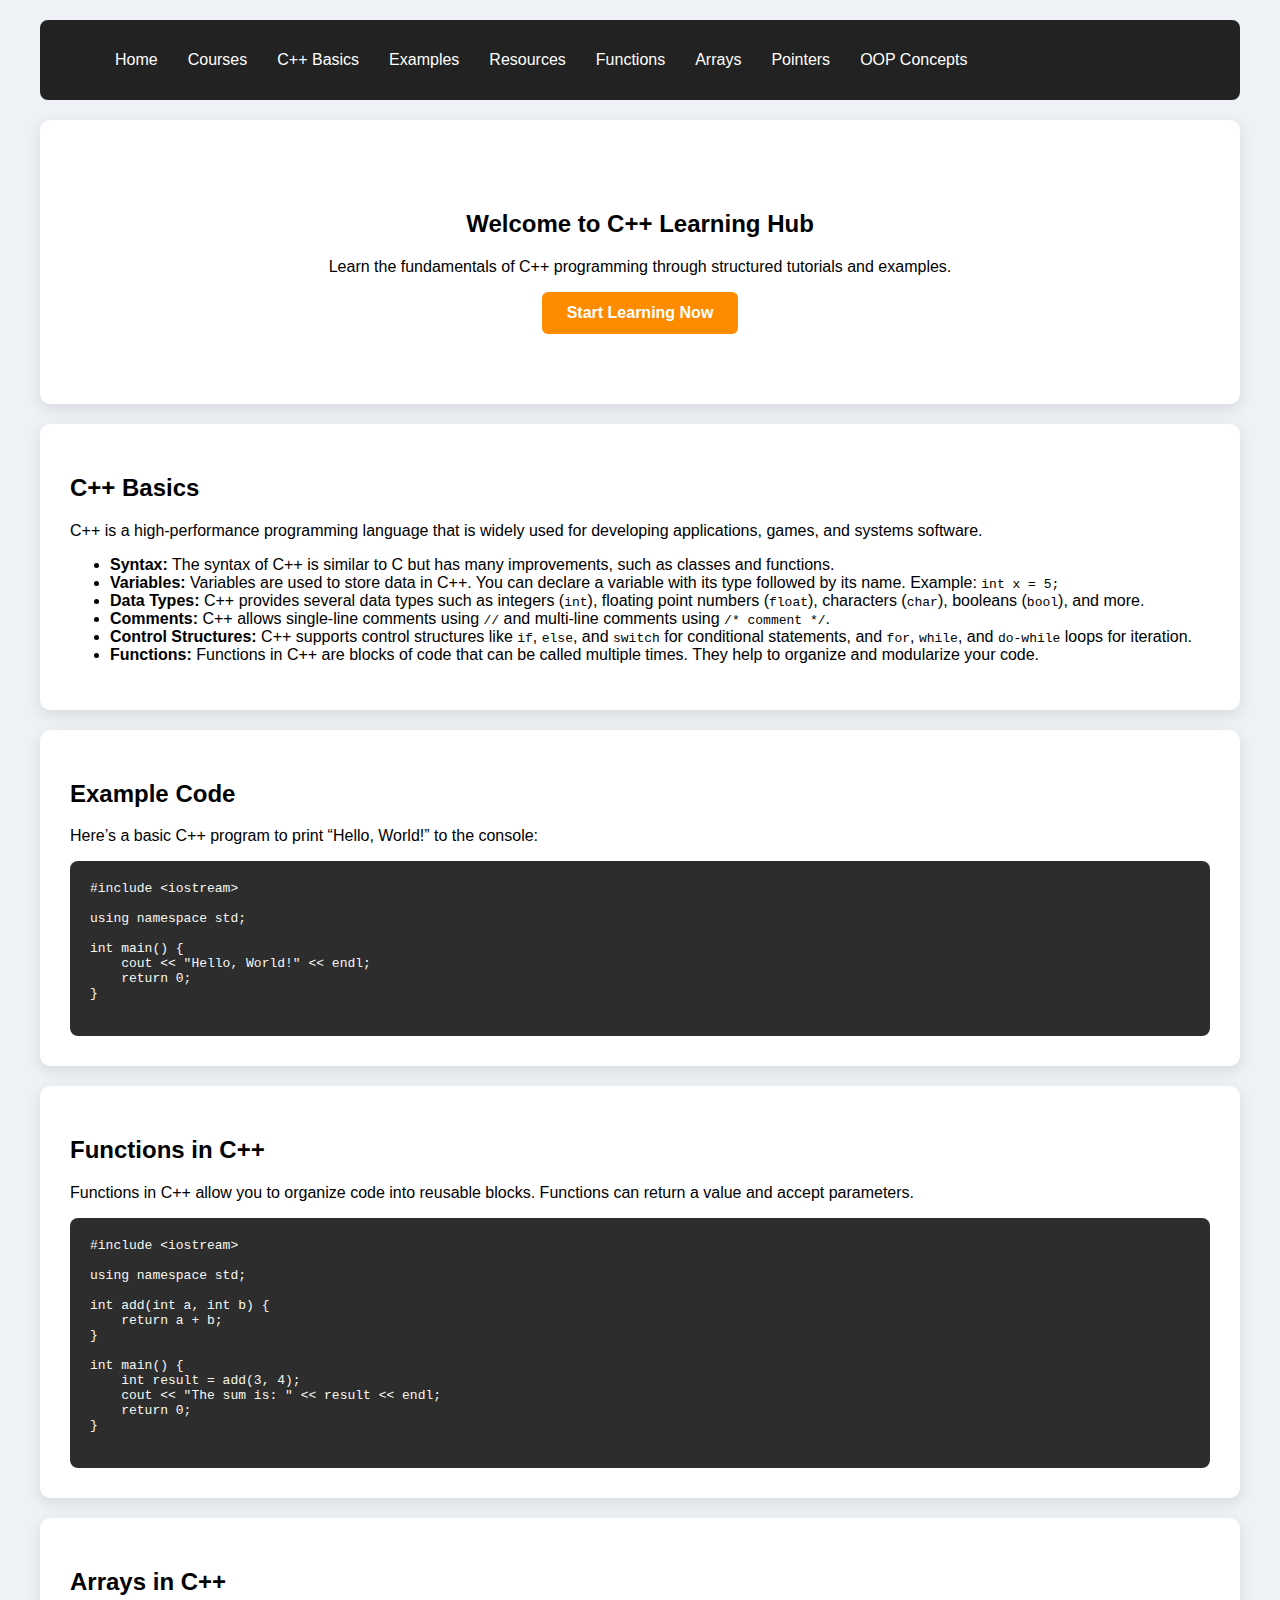
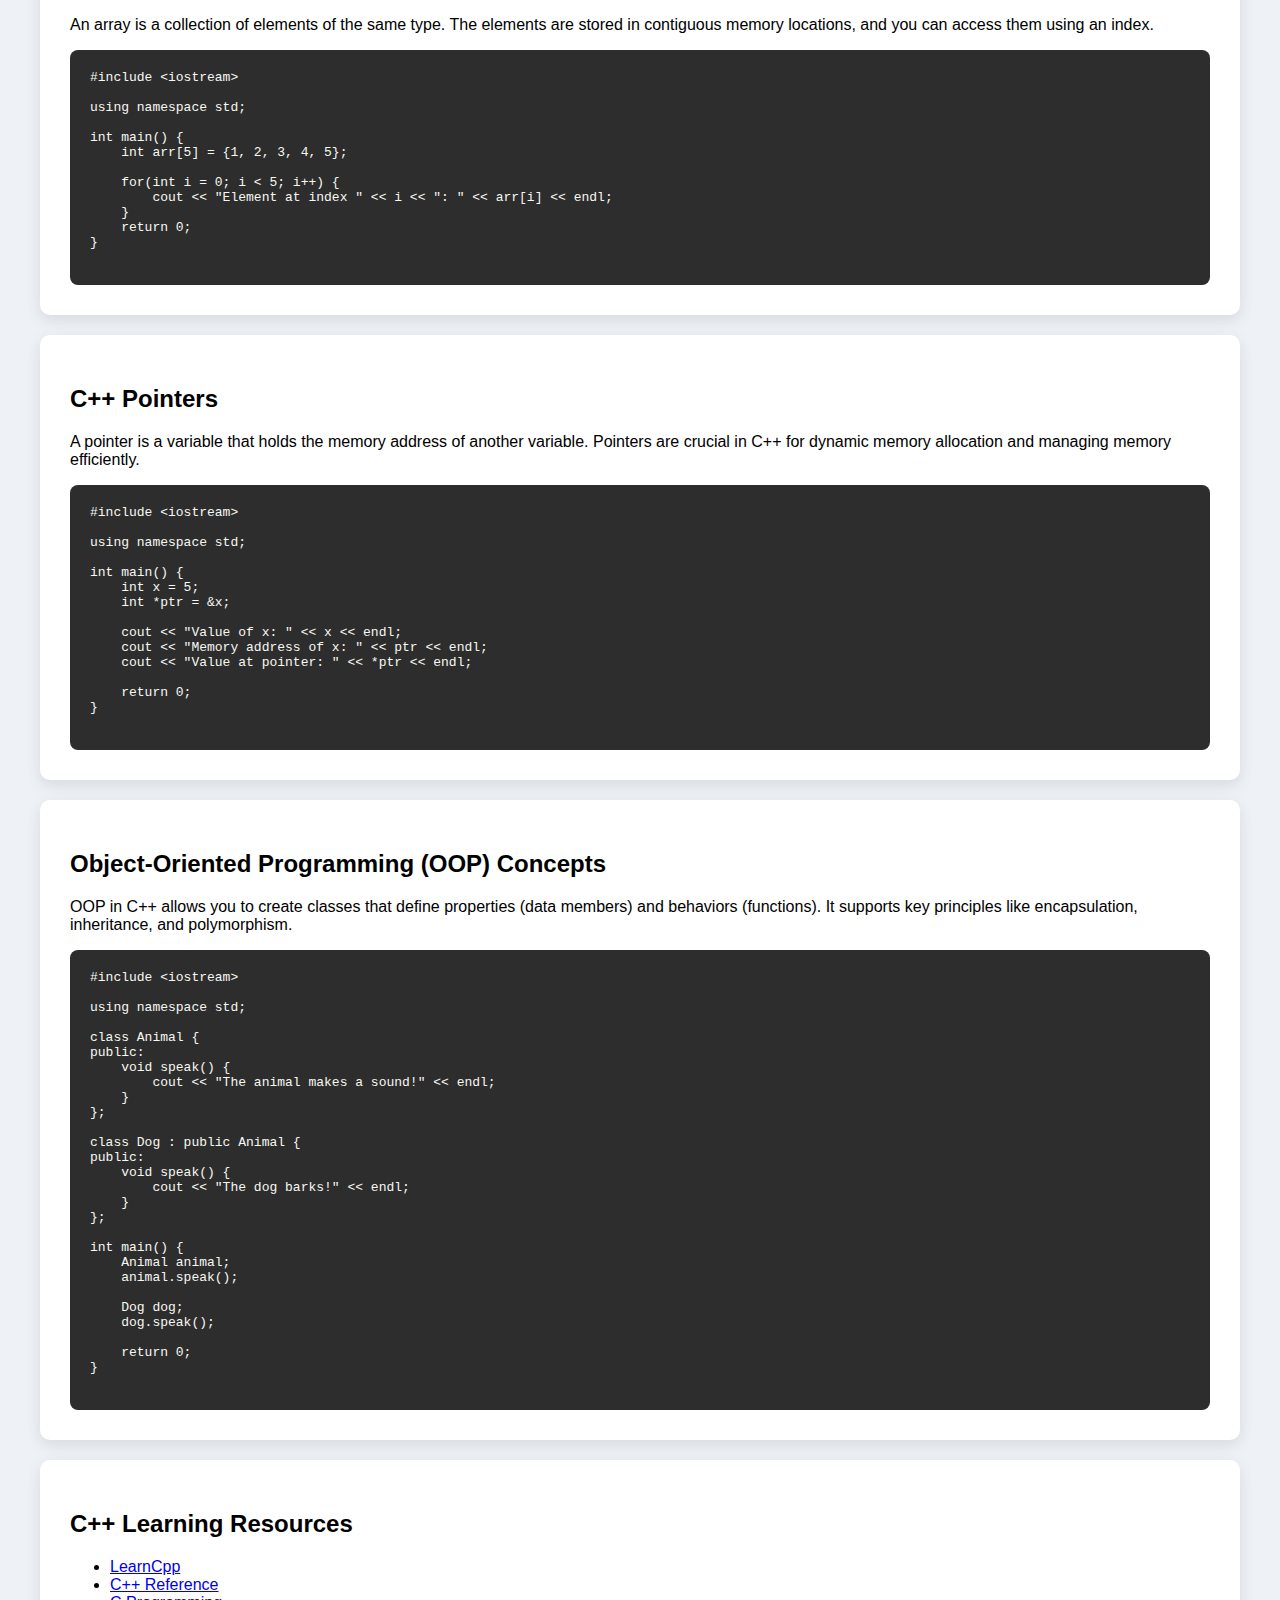
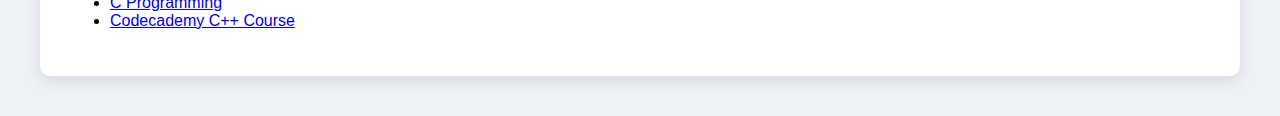
<file: cpp.html>
<!DOCTYPE html>
<html lang="en">
<head>
    <meta charset="UTF-8">
    <meta name="viewport" content="width=device-width, initial-scale=1.0">
    <title>C++ Learning Hub</title>
    <style>
        body {
            font-family: Arial, sans-serif;
            margin: 0;
            padding: 0;
            background: #eef2f7;
        }
        .website-container {
            max-width: 1200px;
            margin: auto;
            padding: 20px;
        }
        .main-navbar {
            display: flex;
            justify-content: space-between;
            align-items: center;
            background: #222;
            padding: 15px 20px;
            border-radius: 8px;
        }
        .nav-list {
            list-style: none;
            display: flex;
        }
        .nav-list li {
            margin: 0 15px;
        }
        .nav-list a {
            text-decoration: none;
            color: white;
            font-size: 16px;
            transition: 0.3s;
        }
        .nav-list a:hover {
            color: #ff8c00;
        }
        .btn {
            background: #ff8c00;
            color: white;
            padding: 12px 25px;
            border-radius: 6px;
            text-decoration: none;
            transition: 0.3s;
            font-weight: bold;
            display: inline-block;
            text-align: center;
        }
        .btn:hover {
            background: #e67e00;
        }
        #welcome {
            text-align: center;
            padding: 70px 30px;
            background: white;
            border-radius: 10px;
            margin: 20px 0;
            box-shadow: 0 5px 15px rgba(0, 0, 0, 0.1);
        }
        .content-section {
            padding: 30px;
            background: white;
            border-radius: 10px;
            margin: 20px 0;
            box-shadow: 0 5px 15px rgba(0, 0, 0, 0.1);
        }
        .example-code {
            background: #2d2d2d;
            color: #f8f8f2;
            padding: 20px;
            border-radius: 8px;
            font-family: monospace;
            overflow-x: auto;
        }
        .example-code pre {
            margin: 0;
        }
    </style>
</head>
<body>
    <div class="website-container">
        <nav class="main-navbar">
            <ul class="nav-list">
                <li><a href="index.html">Home</a></li>
                <li><a href="dashboard.php">Courses</a></li>
                <li><a href="#basics">C++ Basics</a></li>
                <li><a href="#examples">Examples</a></li>
                <li><a href="#resources">Resources</a></li>
                <li><a href="#functions">Functions</a></li>
                <li><a href="#arrays">Arrays</a></li>
                <li><a href="#pointers">Pointers</a></li>
                <li><a href="#oop">OOP Concepts</a></li>
            </ul>
        </nav>
        
        <section id="welcome">
            <h2>Welcome to C++ Learning Hub</h2>
            <p>Learn the fundamentals of C++ programming through structured tutorials and examples.</p>
            <a href="#examples" class="btn">Start Learning Now</a>
        </section>

        <section id="basics" class="content-section">
            <h2>C++ Basics</h2>
            <p>C++ is a high-performance programming language that is widely used for developing applications, games, and systems software.</p>
            <ul>
                <li><strong>Syntax:</strong> The syntax of C++ is similar to C but has many improvements, such as classes and functions.</li>
                <li><strong>Variables:</strong> Variables are used to store data in C++. You can declare a variable with its type followed by its name. Example: <code>int x = 5;</code></li>
                <li><strong>Data Types:</strong> C++ provides several data types such as integers (<code>int</code>), floating point numbers (<code>float</code>), characters (<code>char</code>), booleans (<code>bool</code>), and more.</li>
                <li><strong>Comments:</strong> C++ allows single-line comments using <code>//</code> and multi-line comments using <code>/* comment */</code>.</li>
                <li><strong>Control Structures:</strong> C++ supports control structures like <code>if</code>, <code>else</code>, and <code>switch</code> for conditional statements, and <code>for</code>, <code>while</code>, and <code>do-while</code> loops for iteration.</li>
                <li><strong>Functions:</strong> Functions in C++ are blocks of code that can be called multiple times. They help to organize and modularize your code.</li>
            </ul>
        </section>

        <section id="examples" class="content-section">
            <h2>Example Code</h2>
            <p>Here’s a basic C++ program to print “Hello, World!” to the console:</p>
            <div class="example-code">
                <pre>
#include &lt;iostream&gt;

using namespace std;

int main() {
    cout &lt;&lt; "Hello, World!" &lt;&lt; endl;
    return 0;
}
                </pre>
            </div>
        </section>

        <section id="functions" class="content-section">
            <h2>Functions in C++</h2>
            <p>Functions in C++ allow you to organize code into reusable blocks. Functions can return a value and accept parameters.</p>
            <div class="example-code">
                <pre>
#include &lt;iostream&gt;

using namespace std;

int add(int a, int b) {
    return a + b;
}

int main() {
    int result = add(3, 4);
    cout &lt;&lt; "The sum is: " &lt;&lt; result &lt;&lt; endl;
    return 0;
}
                </pre>
            </div>
        </section>

        <section id="arrays" class="content-section">
            <h2>Arrays in C++</h2>
            <p>An array is a collection of elements of the same type. The elements are stored in contiguous memory locations, and you can access them using an index.</p>
            <div class="example-code">
                <pre>
#include &lt;iostream&gt;

using namespace std;

int main() {
    int arr[5] = {1, 2, 3, 4, 5};

    for(int i = 0; i &lt; 5; i++) {
        cout &lt;&lt; "Element at index " &lt;&lt; i &lt;&lt; ": " &lt;&lt; arr[i] &lt;&lt; endl;
    }
    return 0;
}
                </pre>
            </div>
        </section>

        <section id="pointers" class="content-section">
            <h2>C++ Pointers</h2>
            <p>A pointer is a variable that holds the memory address of another variable. Pointers are crucial in C++ for dynamic memory allocation and managing memory efficiently.</p>
            <div class="example-code">
                <pre>
#include &lt;iostream&gt;

using namespace std;

int main() {
    int x = 5;
    int *ptr = &x;

    cout &lt;&lt; "Value of x: " &lt;&lt; x &lt;&lt; endl;
    cout &lt;&lt; "Memory address of x: " &lt;&lt; ptr &lt;&lt; endl;
    cout &lt;&lt; "Value at pointer: " &lt;&lt; *ptr &lt;&lt; endl;

    return 0;
}
                </pre>
            </div>
        </section>

        <section id="oop" class="content-section">
            <h2>Object-Oriented Programming (OOP) Concepts</h2>
            <p>OOP in C++ allows you to create classes that define properties (data members) and behaviors (functions). It supports key principles like encapsulation, inheritance, and polymorphism.</p>
            <div class="example-code">
                <pre>
#include &lt;iostream&gt;

using namespace std;

class Animal {
public:
    void speak() {
        cout &lt;&lt; "The animal makes a sound!" &lt;&lt; endl;
    }
};

class Dog : public Animal {
public:
    void speak() {
        cout &lt;&lt; "The dog barks!" &lt;&lt; endl;
    }
};

int main() {
    Animal animal;
    animal.speak();

    Dog dog;
    dog.speak();

    return 0;
}
                </pre>
            </div>
        </section>

        <section id="resources" class="content-section">
            <h2>C++ Learning Resources</h2>
            <ul>
                <li><a href="https://www.geeksforgeeks.org/c-plus-plus/" target="_blank">LearnCpp</a></li>
                <li><a href="https://cplusplus.com/" target="_blank">C++ Reference</a></li>
                <li><a href="https://www.cprogramming.com/" target="_blank">C Programming</a></li>
                <li><a href="https://www.codecademy.com/learn/learn-c-plus-plus" target="_blank">Codecademy C++ Course</a></li>
            </ul>
        </section>
    </div>
</body>
</html>
</file>
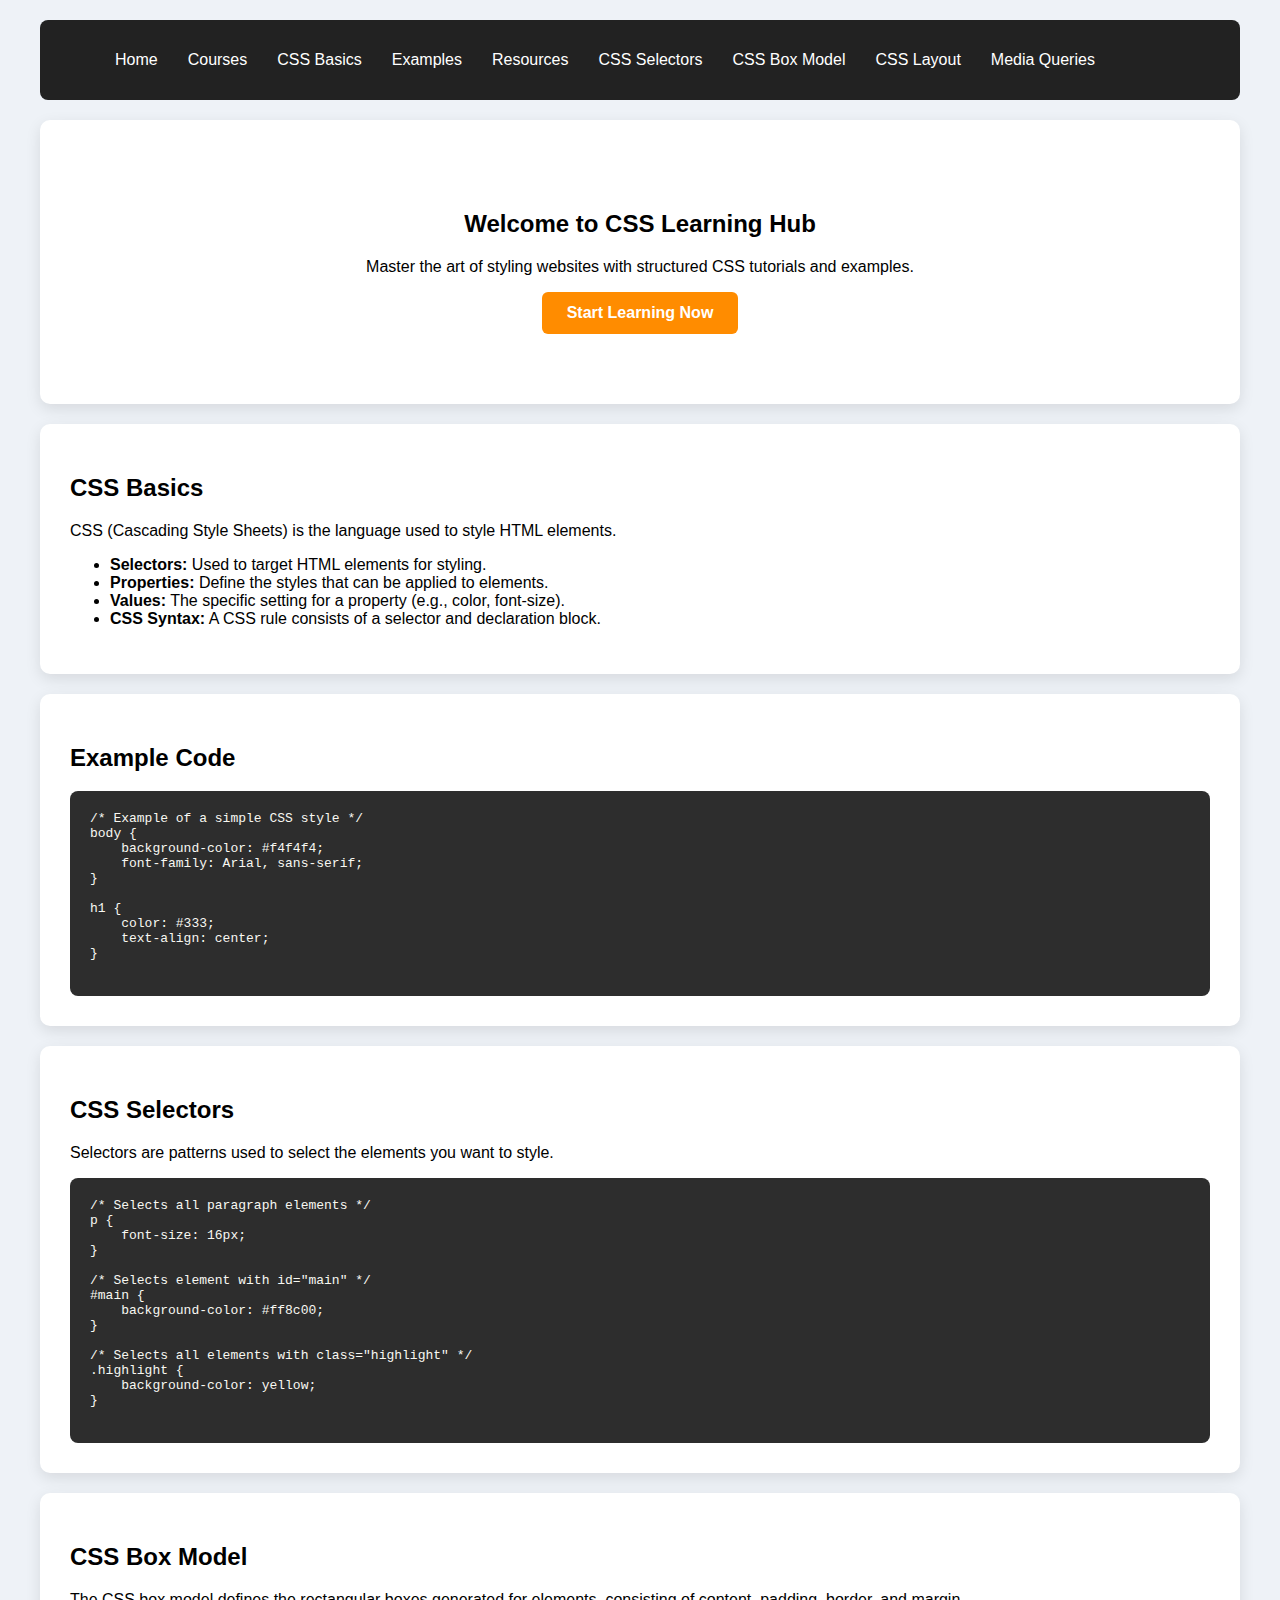
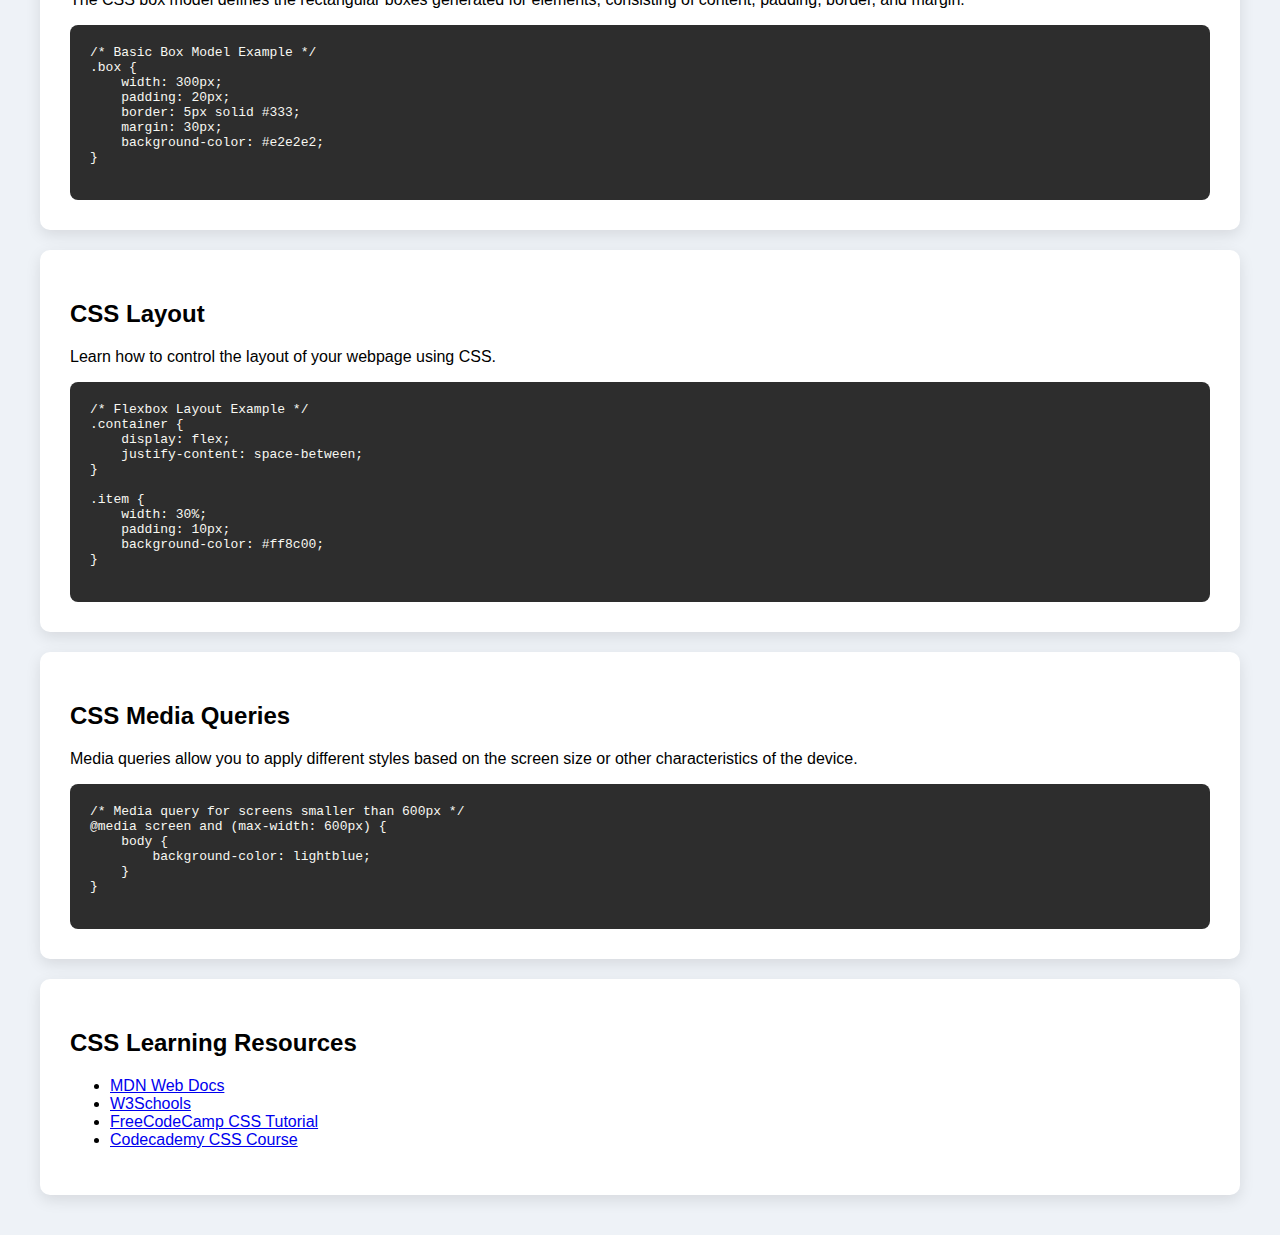
<file: css.html>
<!DOCTYPE html>
<html lang="en">

<head>
    <meta charset="UTF-8">
    <meta name="viewport" content="width=device-width, initial-scale=1.0">
    <title>CSS Learning Hub</title>
    <style>
        body {
            font-family: Arial, sans-serif;
            margin: 0;
            padding: 0;
            background: #eef2f7;
        }

        .website-container {
            max-width: 1200px;
            margin: auto;
            padding: 20px;
        }

        .main-navbar {
            display: flex;
            justify-content: space-between;
            align-items: center;
            background: #222;
            padding: 15px 20px;
            border-radius: 8px;
        }

        .nav-list {
            list-style: none;
            display: flex;
        }

        .nav-list li {
            margin: 0 15px;
        }

        .nav-list a {
            text-decoration: none;
            color: white;
            font-size: 16px;
            transition: 0.3s;
        }

        .nav-list a:hover {
            color: #ff8c00;
        }

        .btn {
            background: #ff8c00;
            color: white;
            padding: 12px 25px;
            border-radius: 6px;
            text-decoration: none;
            transition: 0.3s;
            font-weight: bold;
            display: inline-block;
            text-align: center;
        }

        .btn:hover {
            background: #e67e00;
        }

        #welcome {
            text-align: center;
            padding: 70px 30px;
            background: white;
            border-radius: 10px;
            margin: 20px 0;
            box-shadow: 0 5px 15px rgba(0, 0, 0, 0.1);
        }

        .content-section {
            padding: 30px;
            background: white;
            border-radius: 10px;
            margin: 20px 0;
            box-shadow: 0 5px 15px rgba(0, 0, 0, 0.1);
        }

        .example-code {
            background: #2d2d2d;
            color: #f8f8f2;
            padding: 20px;
            border-radius: 8px;
            font-family: monospace;
            overflow-x: auto;
        }

        .example-code pre {
            margin: 0;
        }
    </style>
</head>

<body>
    <div class="website-container">
        <nav class="main-navbar">
            <ul class="nav-list">
                <li><a href="index.html">Home</a></li>
                <li><a href="dashboard.php">Courses</a></li>
                <li><a href="#basics">CSS Basics</a></li>
                <li><a href="#examples">Examples</a></li>
                <li><a href="#resources">Resources</a></li>
                <li><a href="#selectors">CSS Selectors</a></li>
                <li><a href="#box-model">CSS Box Model</a></li>
                <li><a href="#layout">CSS Layout</a></li>
                <li><a href="#media-queries">Media Queries</a></li>
            </ul>
        </nav>

        <section id="welcome">
            <h2>Welcome to CSS Learning Hub</h2>
            <p>Master the art of styling websites with structured CSS tutorials and examples.</p>
            <a href="#examples" class="btn">Start Learning Now</a>
        </section>

        <section id="basics" class="content-section">
            <h2>CSS Basics</h2>
            <p>CSS (Cascading Style Sheets) is the language used to style HTML elements.</p>
            <ul>
                <li><strong>Selectors:</strong> Used to target HTML elements for styling.</li>
                <li><strong>Properties:</strong> Define the styles that can be applied to elements.</li>
                <li><strong>Values:</strong> The specific setting for a property (e.g., color, font-size).</li>
                <li><strong>CSS Syntax:</strong> A CSS rule consists of a selector and declaration block.</li>
            </ul>
        </section>

        <section id="examples" class="content-section">
            <h2>Example Code</h2>
            <div class="example-code">
                <pre>
/* Example of a simple CSS style */
body {
    background-color: #f4f4f4;
    font-family: Arial, sans-serif;
}

h1 {
    color: #333;
    text-align: center;
}
                </pre>
            </div>
        </section>

        <section id="selectors" class="content-section">
            <h2>CSS Selectors</h2>
            <p>Selectors are patterns used to select the elements you want to style.</p>
            <div class="example-code">
                <pre>
/* Selects all paragraph elements */
p {
    font-size: 16px;
}

/* Selects element with id="main" */
#main {
    background-color: #ff8c00;
}

/* Selects all elements with class="highlight" */
.highlight {
    background-color: yellow;
}
                </pre>
            </div>
        </section>

        <section id="box-model" class="content-section">
            <h2>CSS Box Model</h2>
            <p>The CSS box model defines the rectangular boxes generated for elements, consisting of content, padding,
                border, and margin.</p>
            <div class="example-code">
                <pre>
/* Basic Box Model Example */
.box {
    width: 300px;
    padding: 20px;
    border: 5px solid #333;
    margin: 30px;
    background-color: #e2e2e2;
}
                </pre>
            </div>
        </section>

        <section id="layout" class="content-section">
            <h2>CSS Layout</h2>
            <p>Learn how to control the layout of your webpage using CSS.</p>
            <div class="example-code">
                <pre>
/* Flexbox Layout Example */
.container {
    display: flex;
    justify-content: space-between;
}

.item {
    width: 30%;
    padding: 10px;
    background-color: #ff8c00;
}
                </pre>
            </div>
        </section>

        <section id="media-queries" class="content-section">
            <h2>CSS Media Queries</h2>
            <p>Media queries allow you to apply different styles based on the screen size or other characteristics of
                the device.</p>
            <div class="example-code">
                <pre>
/* Media query for screens smaller than 600px */
@media screen and (max-width: 600px) {
    body {
        background-color: lightblue;
    }
}
                </pre>
            </div>
        </section>

        <section id="resources" class="content-section">
            <h2>CSS Learning Resources</h2>
            <ul>
                <li><a href="https://developer.mozilla.org/en-US/docs/Web/CSS" target="_blank">MDN Web Docs</a></li>
                <li><a href="https://www.w3schools.com/css/" target="_blank">W3Schools</a></li>
                <li><a href="https://www.freecodecamp.org/news/css-css3-tutorial/" target="_blank">FreeCodeCamp CSS
                        Tutorial</a></li>
                <li><a href="https://www.codecademy.com/learn/learn-css" target="_blank">Codecademy CSS Course</a></li>
            </ul>
        </section>
    </div>
</body>

</html>
</file>
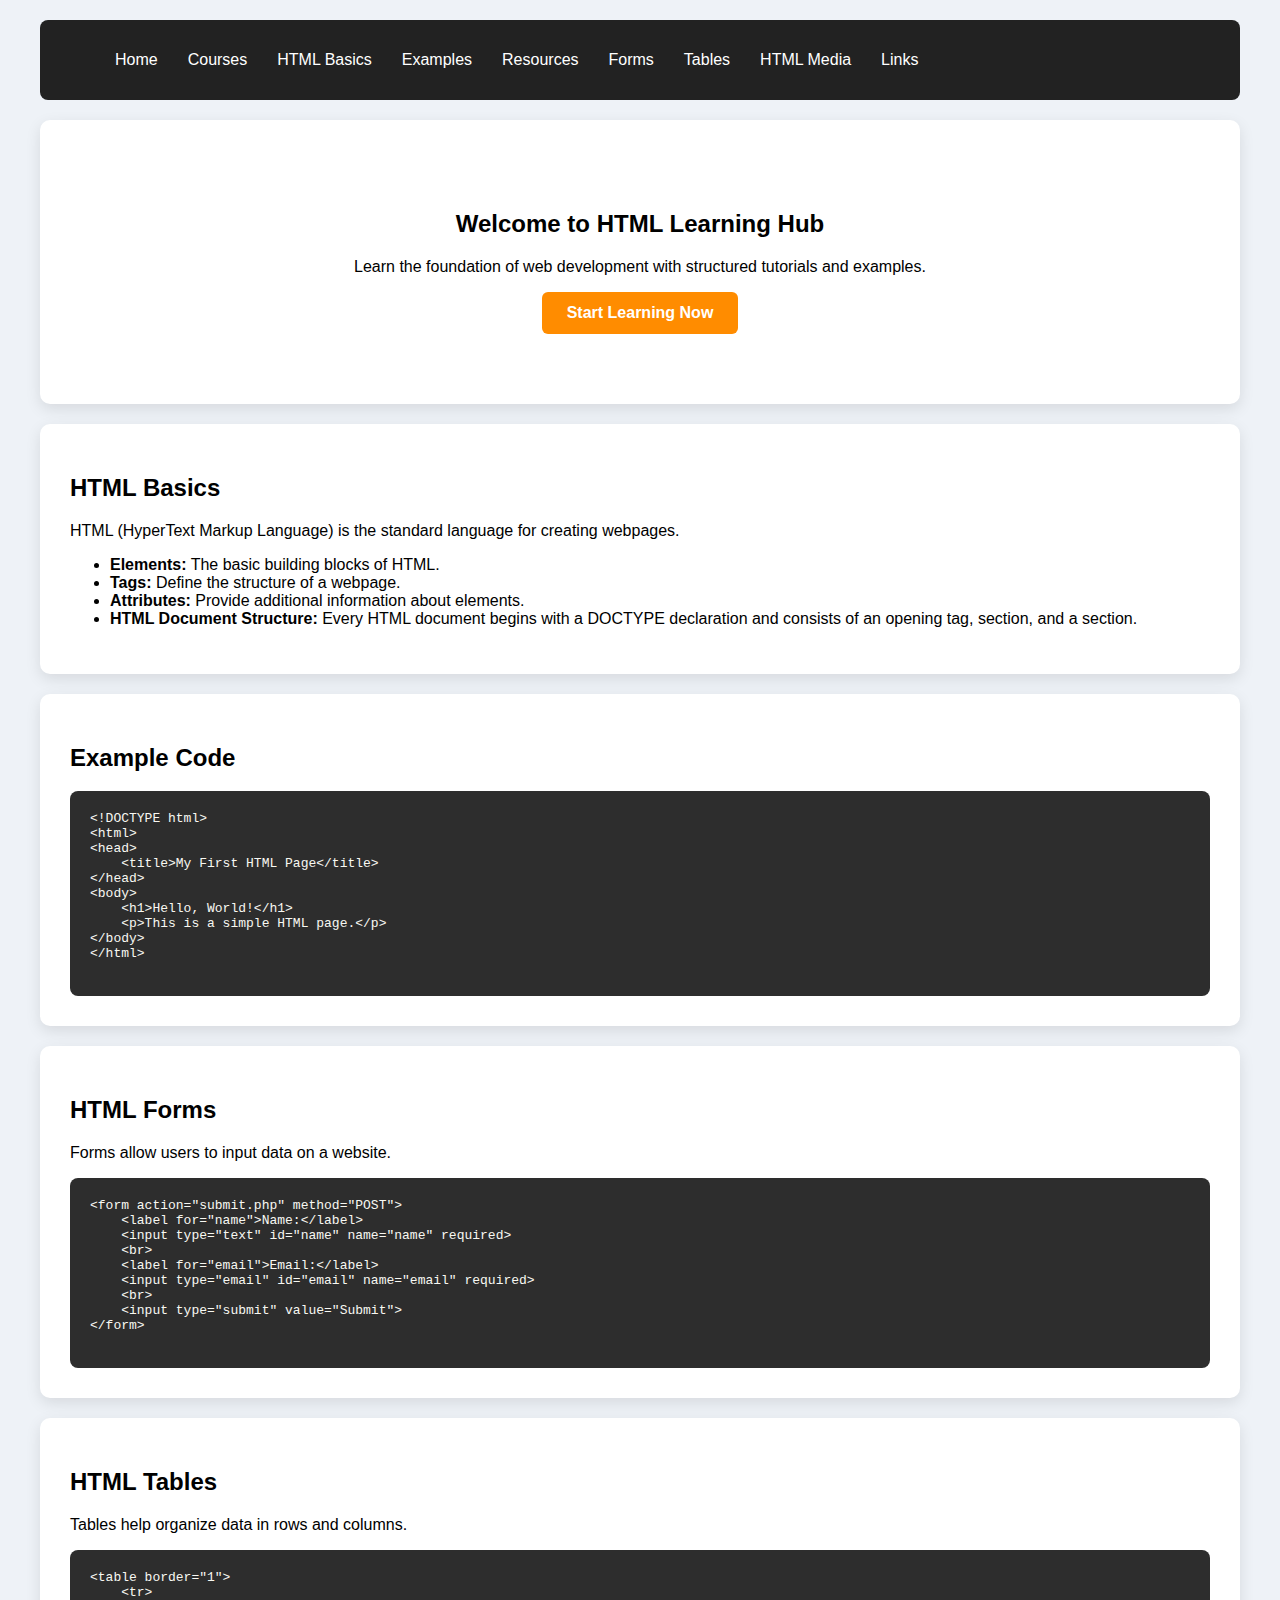
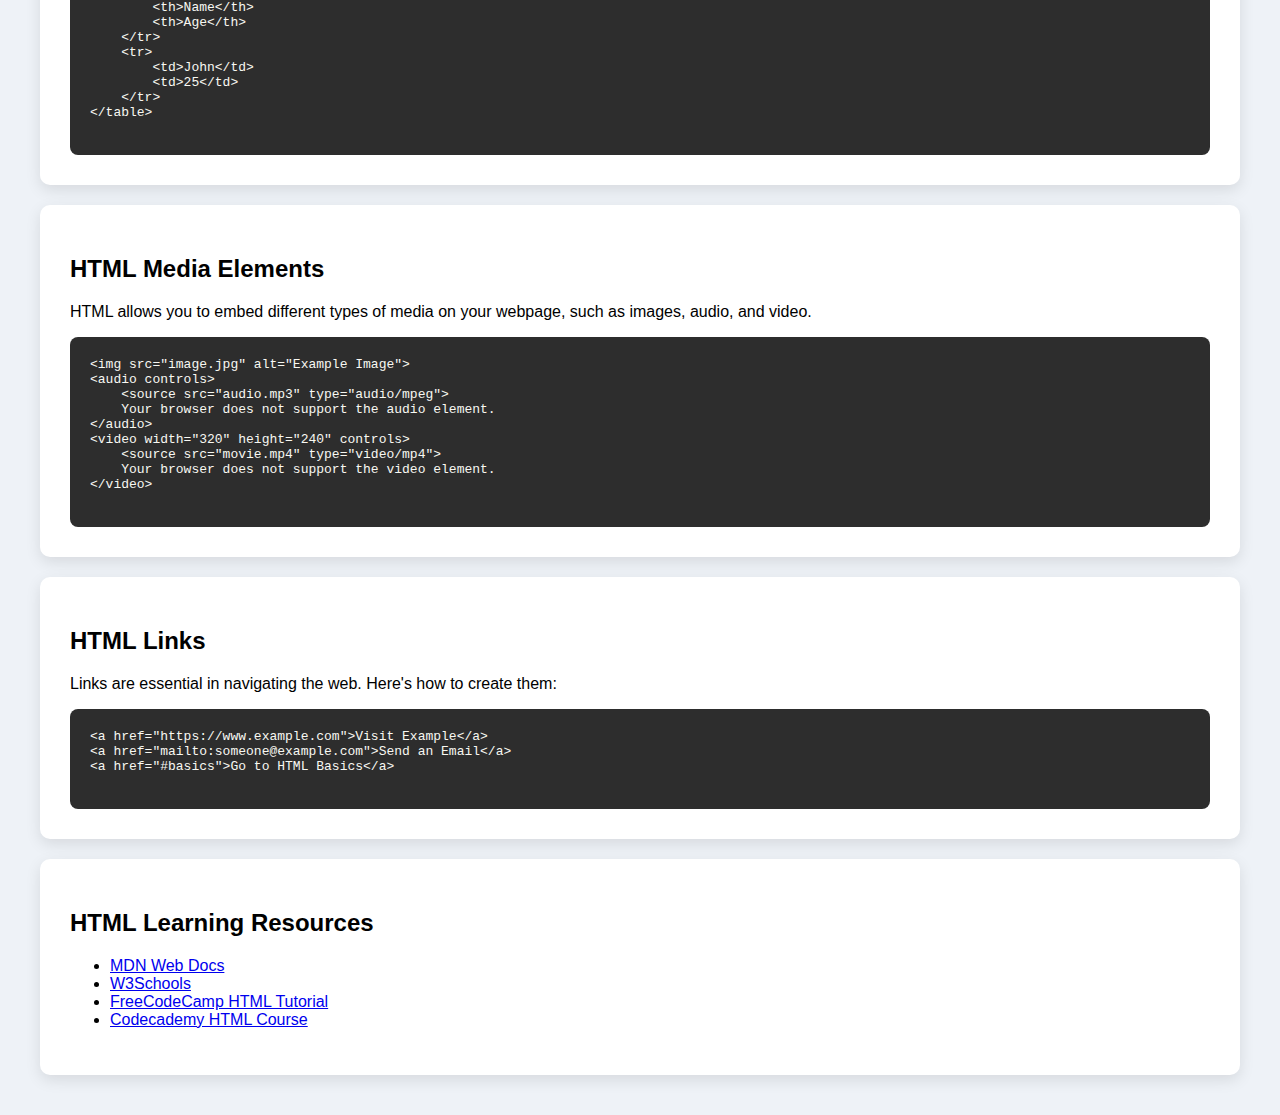
<file: html1.html>
<!DOCTYPE html>
<html lang="en">
<head>
    <meta charset="UTF-8">
    <meta name="viewport" content="width=device-width, initial-scale=1.0">
    <title>HTML Learning Hub</title>
    <style>
        body {
            font-family: Arial, sans-serif;
            margin: 0;
            padding: 0;
            background: #eef2f7;
        }
        .website-container {
            max-width: 1200px;
            margin: auto;
            padding: 20px;
        }
        .main-navbar {
            display: flex;
            justify-content: space-between;
            align-items: center;
            background: #222;
            padding: 15px 20px;
            border-radius: 8px;
        }
        .nav-list {
            list-style: none;
            display: flex;
        }
        .nav-list li {
            margin: 0 15px;
        }
        .nav-list a {
            text-decoration: none;
            color: white;
            font-size: 16px;
            transition: 0.3s;
        }
        .nav-list a:hover {
            color: #ff8c00;
        }
        .btn {
            background: #ff8c00;
            color: white;
            padding: 12px 25px;
            border-radius: 6px;
            text-decoration: none;
            transition: 0.3s;
            font-weight: bold;
            display: inline-block;
            text-align: center;
        }
        .btn:hover {
            background: #e67e00;
        }
        #welcome {
            text-align: center;
            padding: 70px 30px;
            background: white;
            border-radius: 10px;
            margin: 20px 0;
            box-shadow: 0 5px 15px rgba(0, 0, 0, 0.1);
        }
        .content-section {
            padding: 30px;
            background: white;
            border-radius: 10px;
            margin: 20px 0;
            box-shadow: 0 5px 15px rgba(0, 0, 0, 0.1);
        }
        .example-code {
            background: #2d2d2d;
            color: #f8f8f2;
            padding: 20px;
            border-radius: 8px;
            font-family: monospace;
            overflow-x: auto;
        }
        .example-code pre {
            margin: 0;
        }
    </style>
</head>
<body>
    <div class="website-container">
        <nav class="main-navbar">
            <ul class="nav-list">
                <li><a href="index.html">Home</a></li>
                <li><a href="dashboard.php">Courses</a></li>
                <li><a href="#basics">HTML Basics</a></li>
                <li><a href="#examples">Examples</a></li>
                <li><a href="#resources">Resources</a></li>
                <li><a href="#forms">Forms</a></li>
                <li><a href="#tables">Tables</a></li>
                <li><a href="#media">HTML Media</a></li>
                <li><a href="#links">Links</a></li>
            </ul>
        </nav>
        
        <section id="welcome">
            <h2>Welcome to HTML Learning Hub</h2>
            <p>Learn the foundation of web development with structured tutorials and examples.</p>
            <a href="#examples" class="btn">Start Learning Now</a>
        </section>
        
        <section id="basics" class="content-section">
            <h2>HTML Basics</h2>
            <p>HTML (HyperText Markup Language) is the standard language for creating webpages.</p>
            <ul>
                <li><strong>Elements:</strong> The basic building blocks of HTML.</li>
                <li><strong>Tags:</strong> Define the structure of a webpage.</li>
                <li><strong>Attributes:</strong> Provide additional information about elements.</li>
                <li><strong>HTML Document Structure:</strong> Every HTML document begins with a DOCTYPE declaration and consists of an opening <html> tag, <head> section, and a <body> section.</li>
            </ul>
        </section>
        
        <section id="examples" class="content-section">
            <h2>Example Code</h2>
            <div class="example-code">
                <pre>
&lt;!DOCTYPE html&gt;
&lt;html&gt;
&lt;head&gt;
    &lt;title&gt;My First HTML Page&lt;/title&gt;
&lt;/head&gt;
&lt;body&gt;
    &lt;h1&gt;Hello, World!&lt;/h1&gt;
    &lt;p&gt;This is a simple HTML page.&lt;/p&gt;
&lt;/body&gt;
&lt;/html&gt;
                </pre>
            </div>
        </section>
        
        <section id="forms" class="content-section">
            <h2>HTML Forms</h2>
            <p>Forms allow users to input data on a website.</p>
            <div class="example-code">
                <pre>
&lt;form action="submit.php" method="POST"&gt;
    &lt;label for="name"&gt;Name:&lt;/label&gt;
    &lt;input type="text" id="name" name="name" required&gt;
    &lt;br&gt;
    &lt;label for="email"&gt;Email:&lt;/label&gt;
    &lt;input type="email" id="email" name="email" required&gt;
    &lt;br&gt;
    &lt;input type="submit" value="Submit"&gt;
&lt;/form&gt;
                </pre>
            </div>
        </section>
        
        <section id="tables" class="content-section">
            <h2>HTML Tables</h2>
            <p>Tables help organize data in rows and columns.</p>
            <div class="example-code">
                <pre>
&lt;table border="1"&gt;
    &lt;tr&gt;
        &lt;th&gt;Name&lt;/th&gt;
        &lt;th&gt;Age&lt;/th&gt;
    &lt;/tr&gt;
    &lt;tr&gt;
        &lt;td&gt;John&lt;/td&gt;
        &lt;td&gt;25&lt;/td&gt;
    &lt;/tr&gt;
&lt;/table&gt;
                </pre>
            </div>
        </section>
        
        <section id="media" class="content-section">
            <h2>HTML Media Elements</h2>
            <p>HTML allows you to embed different types of media on your webpage, such as images, audio, and video.</p>
            <div class="example-code">
                <pre>
&lt;img src="image.jpg" alt="Example Image"&gt;
&lt;audio controls&gt;
    &lt;source src="audio.mp3" type="audio/mpeg"&gt;
    Your browser does not support the audio element.
&lt;/audio&gt;
&lt;video width="320" height="240" controls&gt;
    &lt;source src="movie.mp4" type="video/mp4"&gt;
    Your browser does not support the video element.
&lt;/video&gt;
                </pre>
            </div>
        </section>

        <section id="links" class="content-section">
            <h2>HTML Links</h2>
            <p>Links are essential in navigating the web. Here's how to create them:</p>
            <div class="example-code">
                <pre>
&lt;a href="https://www.example.com"&gt;Visit Example&lt;/a&gt;
&lt;a href="mailto:someone@example.com"&gt;Send an Email&lt;/a&gt;
&lt;a href="#basics"&gt;Go to HTML Basics&lt;/a&gt;
                </pre>
            </div>
        </section>
        
        <section id="resources" class="content-section">
            <h2>HTML Learning Resources</h2>
            <ul>
                <li><a href="https://developer.mozilla.org/en-US/docs/Web/HTML" target="_blank">MDN Web Docs</a></li>
                <li><a href="https://www.w3schools.com/html/" target="_blank">W3Schools</a></li>
                <li><a href="https://www.freecodecamp.org/news/html-html5-tutorial/" target="_blank">FreeCodeCamp HTML Tutorial</a></li>
                <li><a href="https://www.codecademy.com/learn/learn-html" target="_blank">Codecademy HTML Course</a></li>
            </ul>
        </section>
    </div>
</body>
</html>
</file>
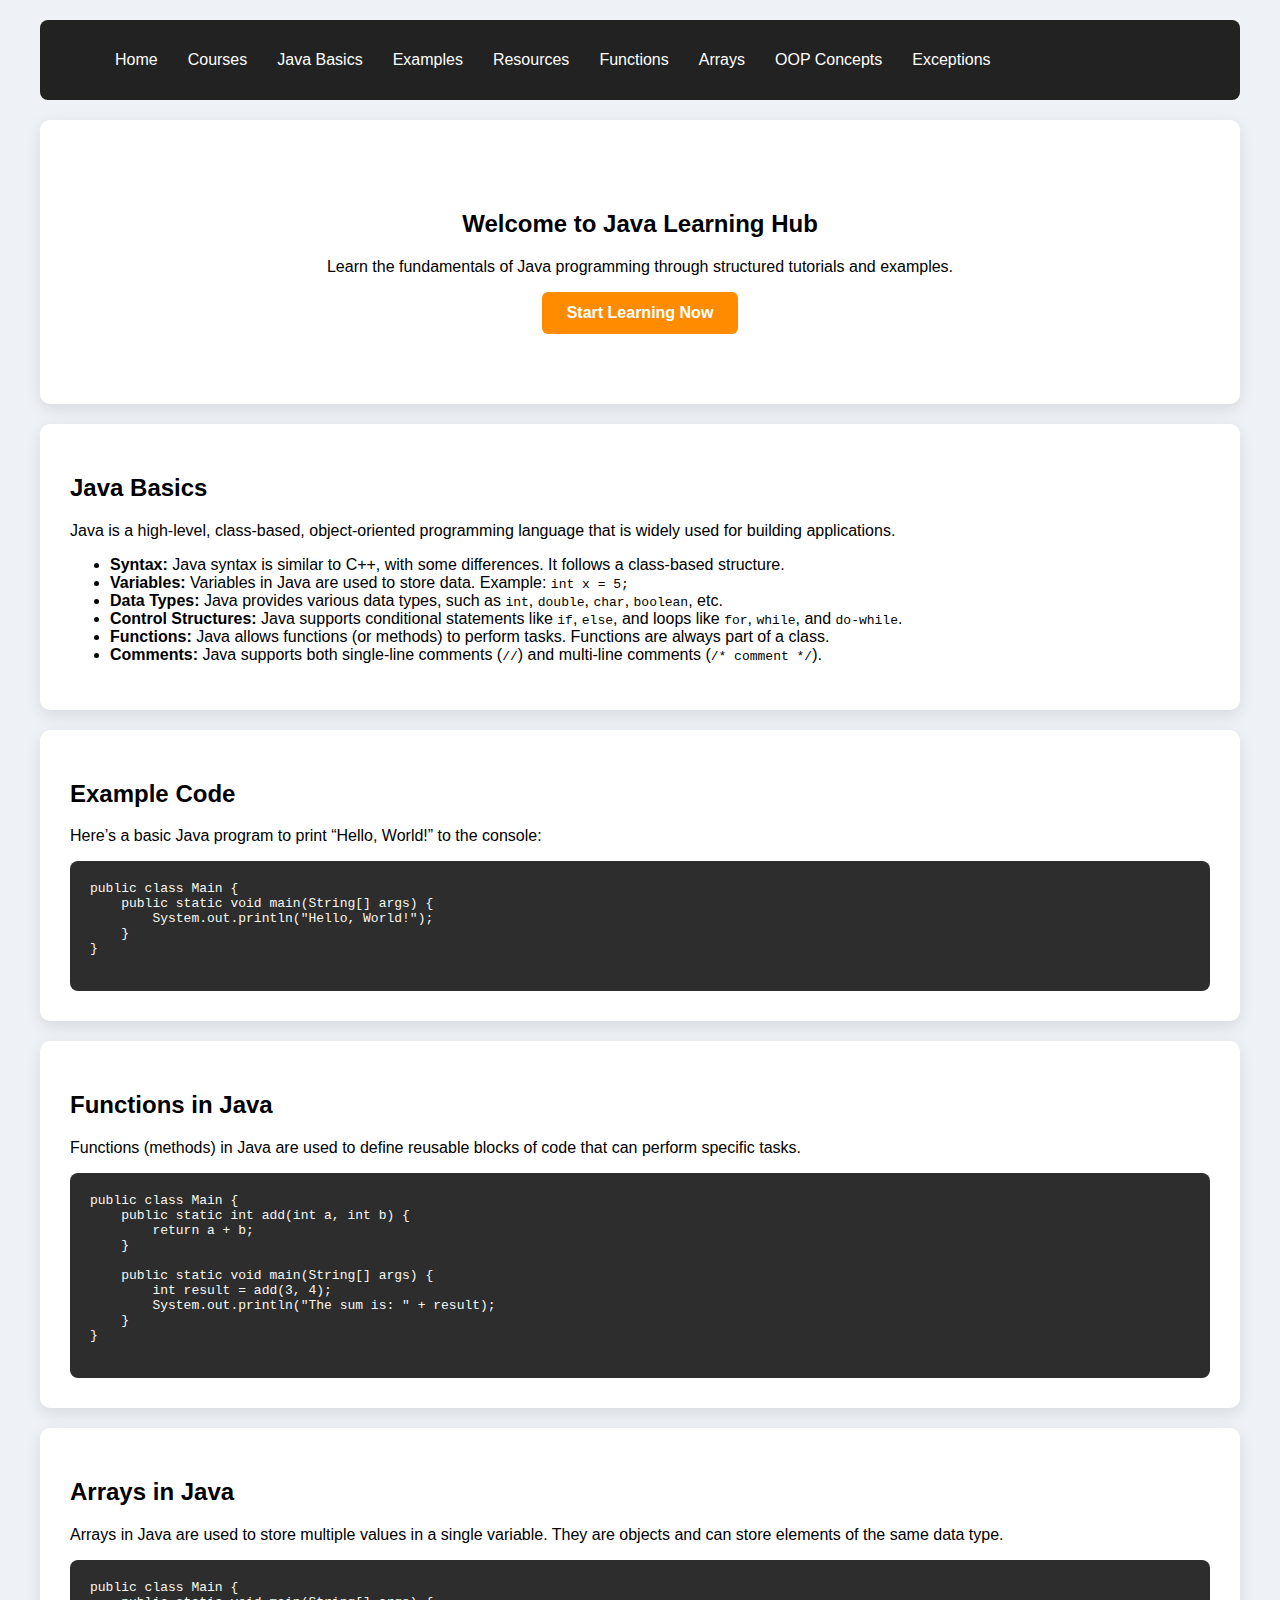
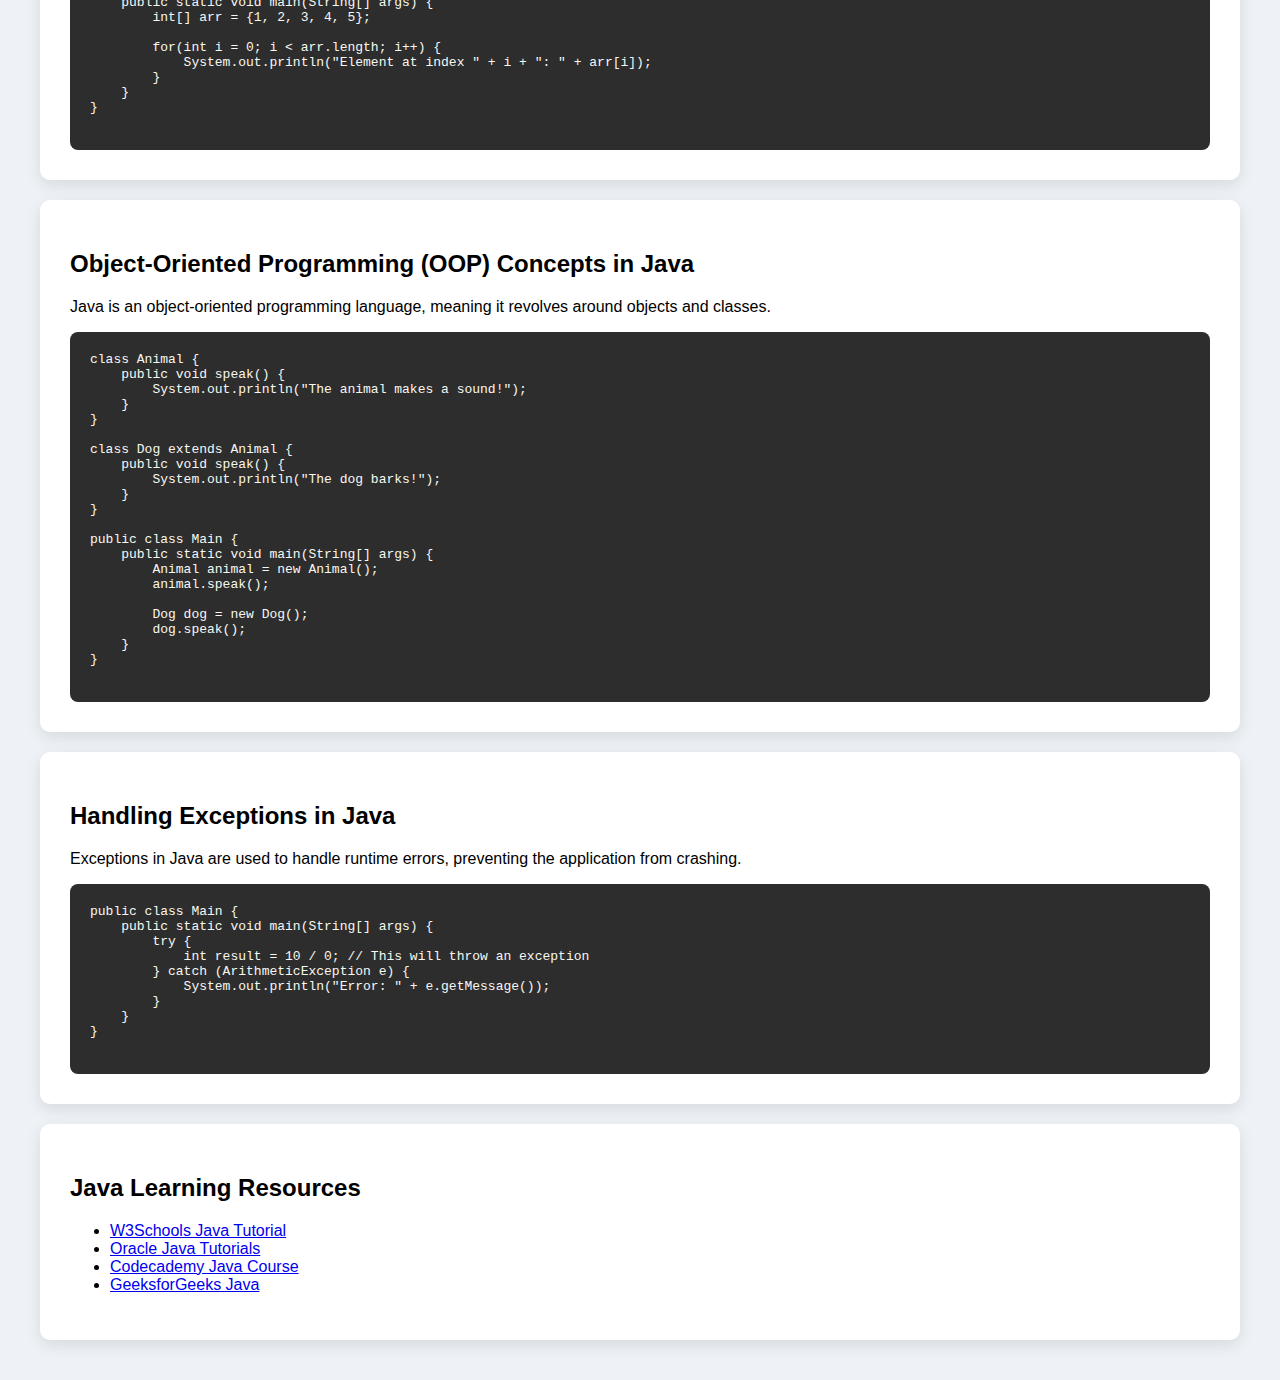
<file: java.html>
<!DOCTYPE html>
<html lang="en">
<head>
    <meta charset="UTF-8">
    <meta name="viewport" content="width=device-width, initial-scale=1.0">
    <title>Java Learning Hub</title>
    <style>
        body {
            font-family: Arial, sans-serif;
            margin: 0;
            padding: 0;
            background: #eef2f7;
        }
        .website-container {
            max-width: 1200px;
            margin: auto;
            padding: 20px;
        }
        .main-navbar {
            display: flex;
            justify-content: space-between;
            align-items: center;
            background: #222;
            padding: 15px 20px;
            border-radius: 8px;
        }
        .nav-list {
            list-style: none;
            display: flex;
        }
        .nav-list li {
            margin: 0 15px;
        }
        .nav-list a {
            text-decoration: none;
            color: white;
            font-size: 16px;
            transition: 0.3s;
        }
        .nav-list a:hover {
            color: #ff8c00;
        }
        .btn {
            background: #ff8c00;
            color: white;
            padding: 12px 25px;
            border-radius: 6px;
            text-decoration: none;
            transition: 0.3s;
            font-weight: bold;
            display: inline-block;
            text-align: center;
        }
        .btn:hover {
            background: #e67e00;
        }
        #welcome {
            text-align: center;
            padding: 70px 30px;
            background: white;
            border-radius: 10px;
            margin: 20px 0;
            box-shadow: 0 5px 15px rgba(0, 0, 0, 0.1);
        }
        .content-section {
            padding: 30px;
            background: white;
            border-radius: 10px;
            margin: 20px 0;
            box-shadow: 0 5px 15px rgba(0, 0, 0, 0.1);
        }
        .example-code {
            background: #2d2d2d;
            color: #f8f8f2;
            padding: 20px;
            border-radius: 8px;
            font-family: monospace;
            overflow-x: auto;
        }
        .example-code pre {
            margin: 0;
        }
    </style>
</head>
<body>
    <div class="website-container">
        <nav class="main-navbar">
            <ul class="nav-list">
                <li><a href="index.html">Home</a></li>
                <li><a href="dashboard.php">Courses</a></li>
                <li><a href="#basics">Java Basics</a></li>
                <li><a href="#examples">Examples</a></li>
                <li><a href="#resources">Resources</a></li>
                <li><a href="#functions">Functions</a></li>
                <li><a href="#arrays">Arrays</a></li>
                <li><a href="#oop">OOP Concepts</a></li>
                <li><a href="#exceptions">Exceptions</a></li>
            </ul>
        </nav>
        
        <section id="welcome">
            <h2>Welcome to Java Learning Hub</h2>
            <p>Learn the fundamentals of Java programming through structured tutorials and examples.</p>
            <a href="#examples" class="btn">Start Learning Now</a>
        </section>

        <section id="basics" class="content-section">
            <h2>Java Basics</h2>
            <p>Java is a high-level, class-based, object-oriented programming language that is widely used for building applications.</p>
            <ul>
                <li><strong>Syntax:</strong> Java syntax is similar to C++, with some differences. It follows a class-based structure.</li>
                <li><strong>Variables:</strong> Variables in Java are used to store data. Example: <code>int x = 5;</code></li>
                <li><strong>Data Types:</strong> Java provides various data types, such as <code>int</code>, <code>double</code>, <code>char</code>, <code>boolean</code>, etc.</li>
                <li><strong>Control Structures:</strong> Java supports conditional statements like <code>if</code>, <code>else</code>, and loops like <code>for</code>, <code>while</code>, and <code>do-while</code>.</li>
                <li><strong>Functions:</strong> Java allows functions (or methods) to perform tasks. Functions are always part of a class.</li>
                <li><strong>Comments:</strong> Java supports both single-line comments (<code>//</code>) and multi-line comments (<code>/* comment */</code>).</li>
            </ul>
        </section>

        <section id="examples" class="content-section">
            <h2>Example Code</h2>
            <p>Here’s a basic Java program to print “Hello, World!” to the console:</p>
            <div class="example-code">
                <pre>
public class Main {
    public static void main(String[] args) {
        System.out.println("Hello, World!");
    }
}
                </pre>
            </div>
        </section>

        <section id="functions" class="content-section">
            <h2>Functions in Java</h2>
            <p>Functions (methods) in Java are used to define reusable blocks of code that can perform specific tasks.</p>
            <div class="example-code">
                <pre>
public class Main {
    public static int add(int a, int b) {
        return a + b;
    }

    public static void main(String[] args) {
        int result = add(3, 4);
        System.out.println("The sum is: " + result);
    }
}
                </pre>
            </div>
        </section>

        <section id="arrays" class="content-section">
            <h2>Arrays in Java</h2>
            <p>Arrays in Java are used to store multiple values in a single variable. They are objects and can store elements of the same data type.</p>
            <div class="example-code">
                <pre>
public class Main {
    public static void main(String[] args) {
        int[] arr = {1, 2, 3, 4, 5};
        
        for(int i = 0; i &lt; arr.length; i++) {
            System.out.println("Element at index " + i + ": " + arr[i]);
        }
    }
}
                </pre>
            </div>
        </section>

        <section id="oop" class="content-section">
            <h2>Object-Oriented Programming (OOP) Concepts in Java</h2>
            <p>Java is an object-oriented programming language, meaning it revolves around objects and classes.</p>
            <div class="example-code">
                <pre>
class Animal {
    public void speak() {
        System.out.println("The animal makes a sound!");
    }
}

class Dog extends Animal {
    public void speak() {
        System.out.println("The dog barks!");
    }
}

public class Main {
    public static void main(String[] args) {
        Animal animal = new Animal();
        animal.speak();
        
        Dog dog = new Dog();
        dog.speak();
    }
}
                </pre>
            </div>
        </section>

        <section id="exceptions" class="content-section">
            <h2>Handling Exceptions in Java</h2>
            <p>Exceptions in Java are used to handle runtime errors, preventing the application from crashing.</p>
            <div class="example-code">
                <pre>
public class Main {
    public static void main(String[] args) {
        try {
            int result = 10 / 0; // This will throw an exception
        } catch (ArithmeticException e) {
            System.out.println("Error: " + e.getMessage());
        }
    }
}
                </pre>
            </div>
        </section>

        <section id="resources" class="content-section">
            <h2>Java Learning Resources</h2>
            <ul>
                <li><a href="https://www.w3schools.com/java/" target="_blank">W3Schools Java Tutorial</a></li>
                <li><a href="https://docs.oracle.com/javase/tutorial/" target="_blank">Oracle Java Tutorials</a></li>
                <li><a href="https://www.codecademy.com/learn/learn-java" target="_blank">Codecademy Java Course</a></li>
                <li><a href="https://www.geeksforgeeks.org/java/" target="_blank">GeeksforGeeks Java</a></li>
            </ul>
        </section>
    </div>
</body>
</html>
</file>
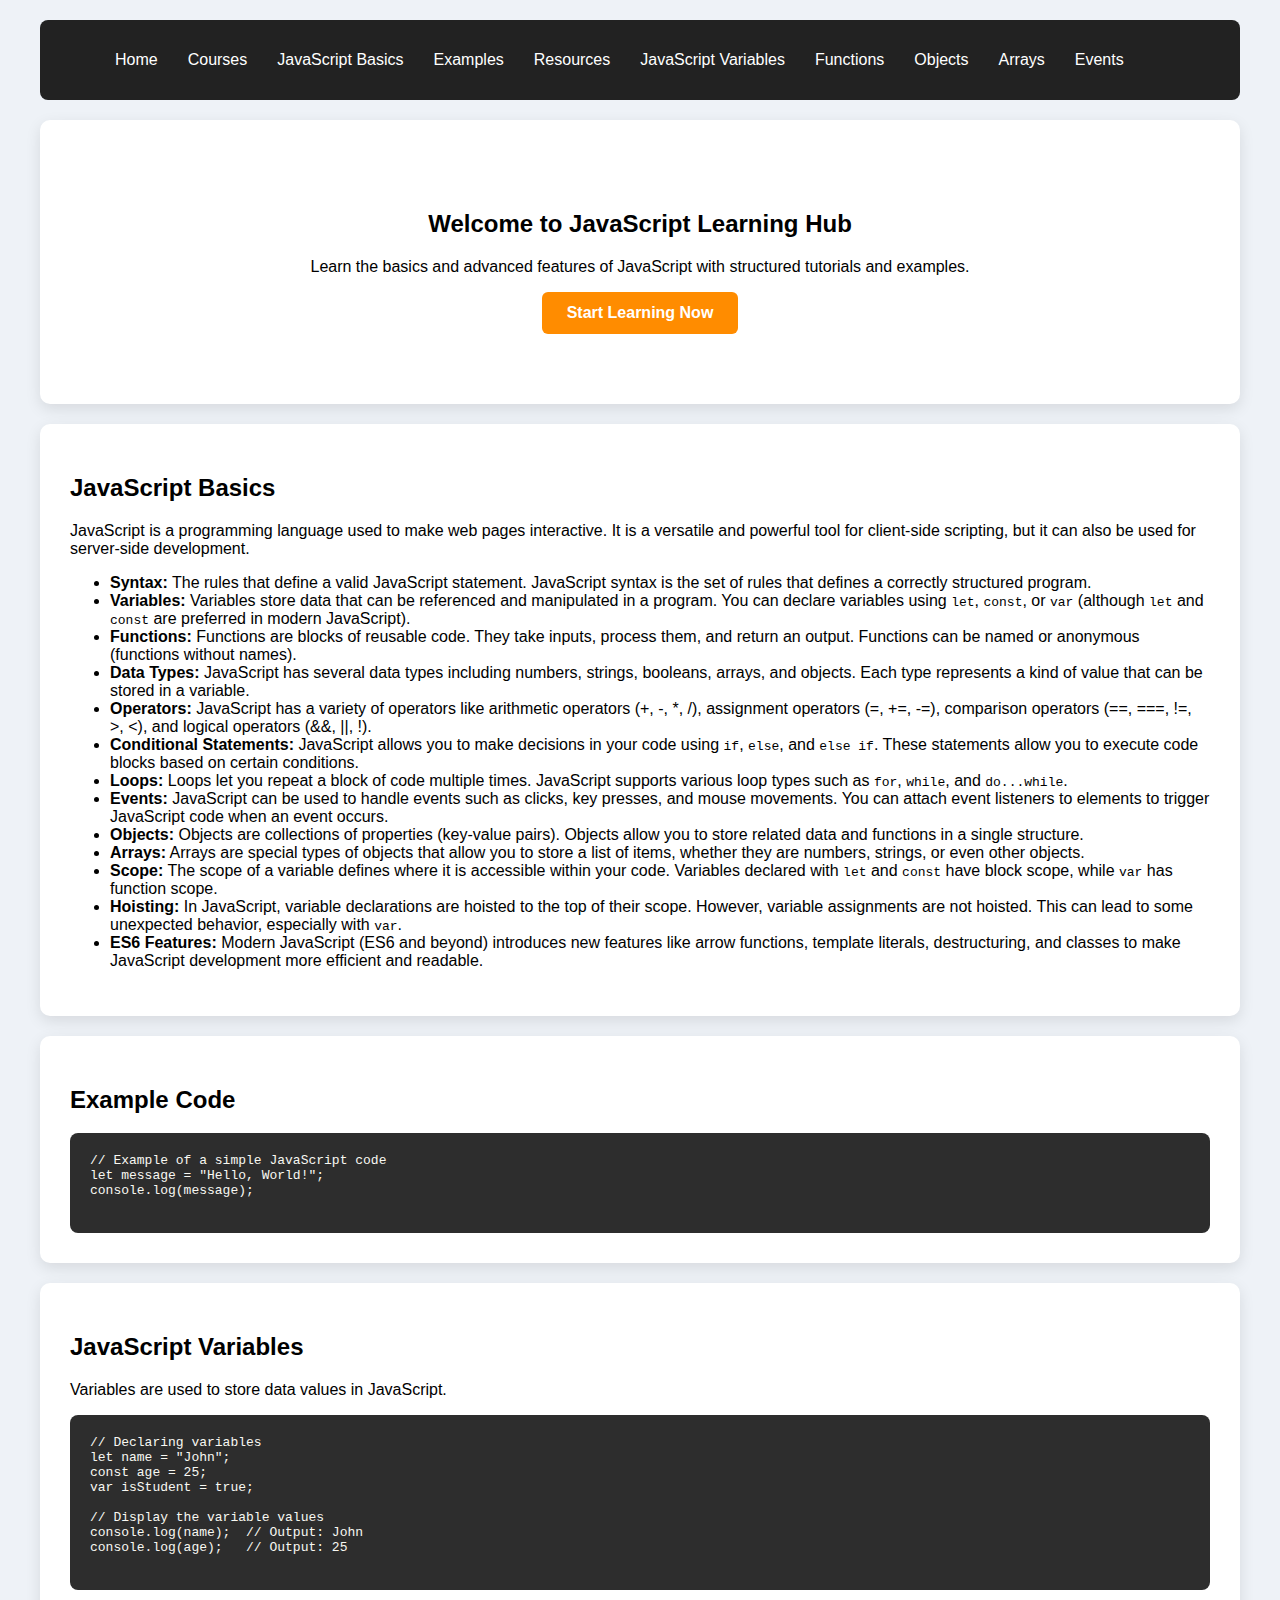
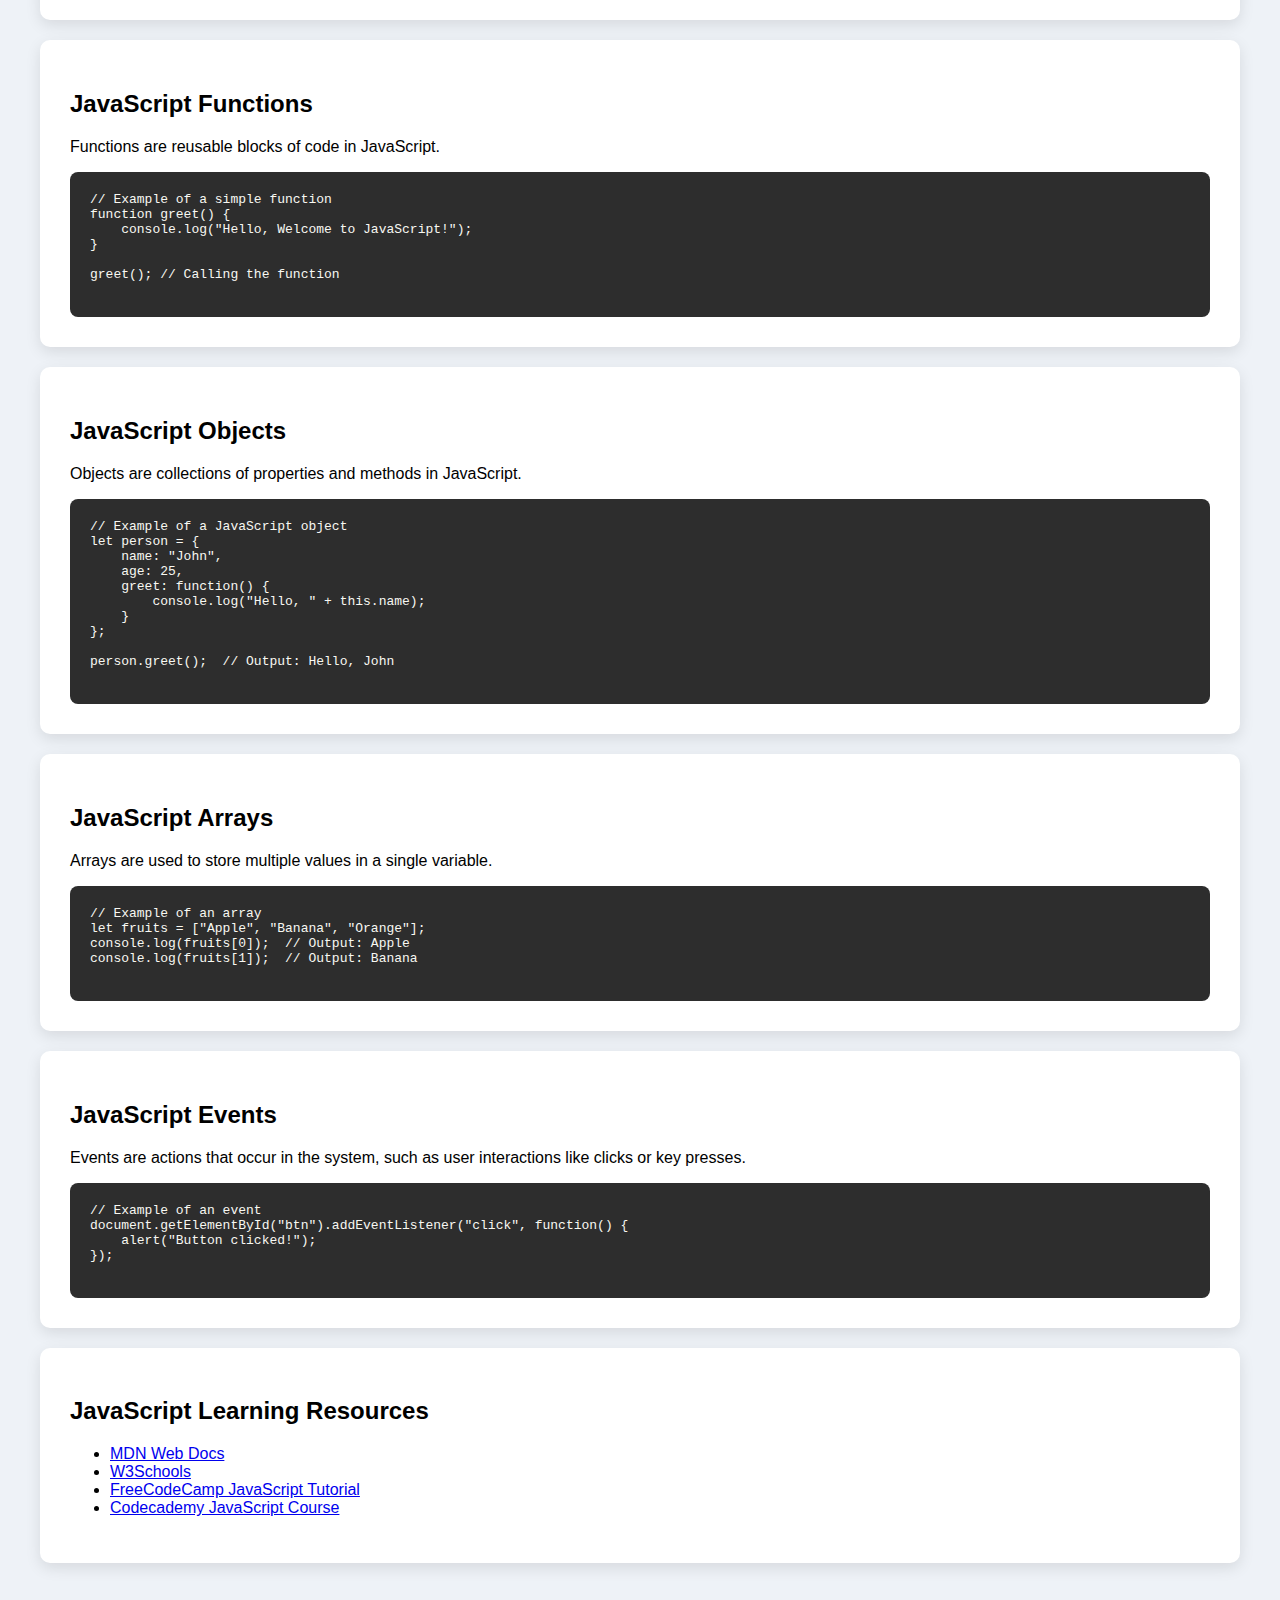
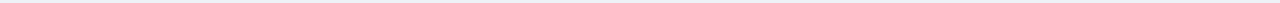
<file: javascript.html>
<!DOCTYPE html>
<html lang="en">
<head>
    <meta charset="UTF-8">
    <meta name="viewport" content="width=device-width, initial-scale=1.0">
    <title>JavaScript Learning Hub</title>
    <style>
        body {
            font-family: Arial, sans-serif;
            margin: 0;
            padding: 0;
            background: #eef2f7;
        }
        .website-container {
            max-width: 1200px;
            margin: auto;
            padding: 20px;
        }
        .main-navbar {
            display: flex;
            justify-content: space-between;
            align-items: center;
            background: #222;
            padding: 15px 20px;
            border-radius: 8px;
        }
        .nav-list {
            list-style: none;
            display: flex;
        }
        .nav-list li {
            margin: 0 15px;
        }
        .nav-list a {
            text-decoration: none;
            color: white;
            font-size: 16px;
            transition: 0.3s;
        }
        .nav-list a:hover {
            color: #ff8c00;
        }
        .btn {
            background: #ff8c00;
            color: white;
            padding: 12px 25px;
            border-radius: 6px;
            text-decoration: none;
            transition: 0.3s;
            font-weight: bold;
            display: inline-block;
            text-align: center;
        }
        .btn:hover {
            background: #e67e00;
        }
        #welcome {
            text-align: center;
            padding: 70px 30px;
            background: white;
            border-radius: 10px;
            margin: 20px 0;
            box-shadow: 0 5px 15px rgba(0, 0, 0, 0.1);
        }
        .content-section {
            padding: 30px;
            background: white;
            border-radius: 10px;
            margin: 20px 0;
            box-shadow: 0 5px 15px rgba(0, 0, 0, 0.1);
        }
        .example-code {
            background: #2d2d2d;
            color: #f8f8f2;
            padding: 20px;
            border-radius: 8px;
            font-family: monospace;
            overflow-x: auto;
        }
        .example-code pre {
            margin: 0;
        }
    </style>
</head>
<body>
    <div class="website-container">
        <nav class="main-navbar">
            <ul class="nav-list">
                <li><a href="index.html">Home</a></li>
                <li><a href="dashboard.php">Courses</a></li>
                <li><a href="#basics">JavaScript Basics</a></li>
                <li><a href="#examples">Examples</a></li>
                <li><a href="#resources">Resources</a></li>
                <li><a href="#variables">JavaScript Variables</a></li>
                <li><a href="#functions">Functions</a></li>
                <li><a href="#objects">Objects</a></li>
                <li><a href="#arrays">Arrays</a></li>
                <li><a href="#events">Events</a></li>
            </ul>
        </nav>
        
        <section id="welcome">
            <h2>Welcome to JavaScript Learning Hub</h2>
            <p>Learn the basics and advanced features of JavaScript with structured tutorials and examples.</p>
            <a href="#examples" class="btn">Start Learning Now</a>
        </section>
        
        <section id="basics" class="content-section">
            <h2>JavaScript Basics</h2>
            <p>JavaScript is a programming language used to make web pages interactive. It is a versatile and powerful tool for client-side scripting, but it can also be used for server-side development.</p>
            <ul>
                <li><strong>Syntax:</strong> The rules that define a valid JavaScript statement. JavaScript syntax is the set of rules that defines a correctly structured program.</li>
                <li><strong>Variables:</strong> Variables store data that can be referenced and manipulated in a program. You can declare variables using <code>let</code>, <code>const</code>, or <code>var</code> (although <code>let</code> and <code>const</code> are preferred in modern JavaScript).</li>
                <li><strong>Functions:</strong> Functions are blocks of reusable code. They take inputs, process them, and return an output. Functions can be named or anonymous (functions without names).</li>
                <li><strong>Data Types:</strong> JavaScript has several data types including numbers, strings, booleans, arrays, and objects. Each type represents a kind of value that can be stored in a variable.</li>
                <li><strong>Operators:</strong> JavaScript has a variety of operators like arithmetic operators (+, -, *, /), assignment operators (=, +=, -=), comparison operators (==, ===, !=, >, <), and logical operators (&&, ||, !).</li>
                <li><strong>Conditional Statements:</strong> JavaScript allows you to make decisions in your code using <code>if</code>, <code>else</code>, and <code>else if</code>. These statements allow you to execute code blocks based on certain conditions.</li>
                <li><strong>Loops:</strong> Loops let you repeat a block of code multiple times. JavaScript supports various loop types such as <code>for</code>, <code>while</code>, and <code>do...while</code>.</li>
                <li><strong>Events:</strong> JavaScript can be used to handle events such as clicks, key presses, and mouse movements. You can attach event listeners to elements to trigger JavaScript code when an event occurs.</li>
                <li><strong>Objects:</strong> Objects are collections of properties (key-value pairs). Objects allow you to store related data and functions in a single structure.</li>
                <li><strong>Arrays:</strong> Arrays are special types of objects that allow you to store a list of items, whether they are numbers, strings, or even other objects.</li>
                <li><strong>Scope:</strong> The scope of a variable defines where it is accessible within your code. Variables declared with <code>let</code> and <code>const</code> have block scope, while <code>var</code> has function scope.</li>
                <li><strong>Hoisting:</strong> In JavaScript, variable declarations are hoisted to the top of their scope. However, variable assignments are not hoisted. This can lead to some unexpected behavior, especially with <code>var</code>.</li>
                <li><strong>ES6 Features:</strong> Modern JavaScript (ES6 and beyond) introduces new features like arrow functions, template literals, destructuring, and classes to make JavaScript development more efficient and readable.</li>
            </ul>
        </section>
        
        <section id="examples" class="content-section">
            <h2>Example Code</h2>
            <div class="example-code">
                <pre>
// Example of a simple JavaScript code
let message = "Hello, World!";
console.log(message);
                </pre>
            </div>
        </section>

        <section id="variables" class="content-section">
            <h2>JavaScript Variables</h2>
            <p>Variables are used to store data values in JavaScript.</p>
            <div class="example-code">
                <pre>
// Declaring variables
let name = "John";
const age = 25;
var isStudent = true;

// Display the variable values
console.log(name);  // Output: John
console.log(age);   // Output: 25
                </pre>
            </div>
        </section>

        <section id="functions" class="content-section">
            <h2>JavaScript Functions</h2>
            <p>Functions are reusable blocks of code in JavaScript.</p>
            <div class="example-code">
                <pre>
// Example of a simple function
function greet() {
    console.log("Hello, Welcome to JavaScript!");
}

greet(); // Calling the function
                </pre>
            </div>
        </section>

        <section id="objects" class="content-section">
            <h2>JavaScript Objects</h2>
            <p>Objects are collections of properties and methods in JavaScript.</p>
            <div class="example-code">
                <pre>
// Example of a JavaScript object
let person = {
    name: "John",
    age: 25,
    greet: function() {
        console.log("Hello, " + this.name);
    }
};

person.greet();  // Output: Hello, John
                </pre>
            </div>
        </section>

        <section id="arrays" class="content-section">
            <h2>JavaScript Arrays</h2>
            <p>Arrays are used to store multiple values in a single variable.</p>
            <div class="example-code">
                <pre>
// Example of an array
let fruits = ["Apple", "Banana", "Orange"];
console.log(fruits[0]);  // Output: Apple
console.log(fruits[1]);  // Output: Banana
                </pre>
            </div>
        </section>

        <section id="events" class="content-section">
            <h2>JavaScript Events</h2>
            <p>Events are actions that occur in the system, such as user interactions like clicks or key presses.</p>
            <div class="example-code">
                <pre>
// Example of an event
document.getElementById("btn").addEventListener("click", function() {
    alert("Button clicked!");
});
                </pre>
            </div>
        </section>

        <section id="resources" class="content-section">
            <h2>JavaScript Learning Resources</h2>
            <ul>
                <li><a href="https://developer.mozilla.org/en-US/docs/Web/JavaScript" target="_blank">MDN Web Docs</a></li>
                <li><a href="https://www.w3schools.com/js/" target="_blank">W3Schools</a></li>
                <li><a href="https://www.freecodecamp.org/news/javascript-tutorial/" target="_blank">FreeCodeCamp JavaScript Tutorial</a></li>
                <li><a href="https://www.codecademy.com/learn/introduction-to-javascript" target="_blank">Codecademy JavaScript Course</a></li>
            </ul>
        </section>
    </div>
</body>
</html>
</file>
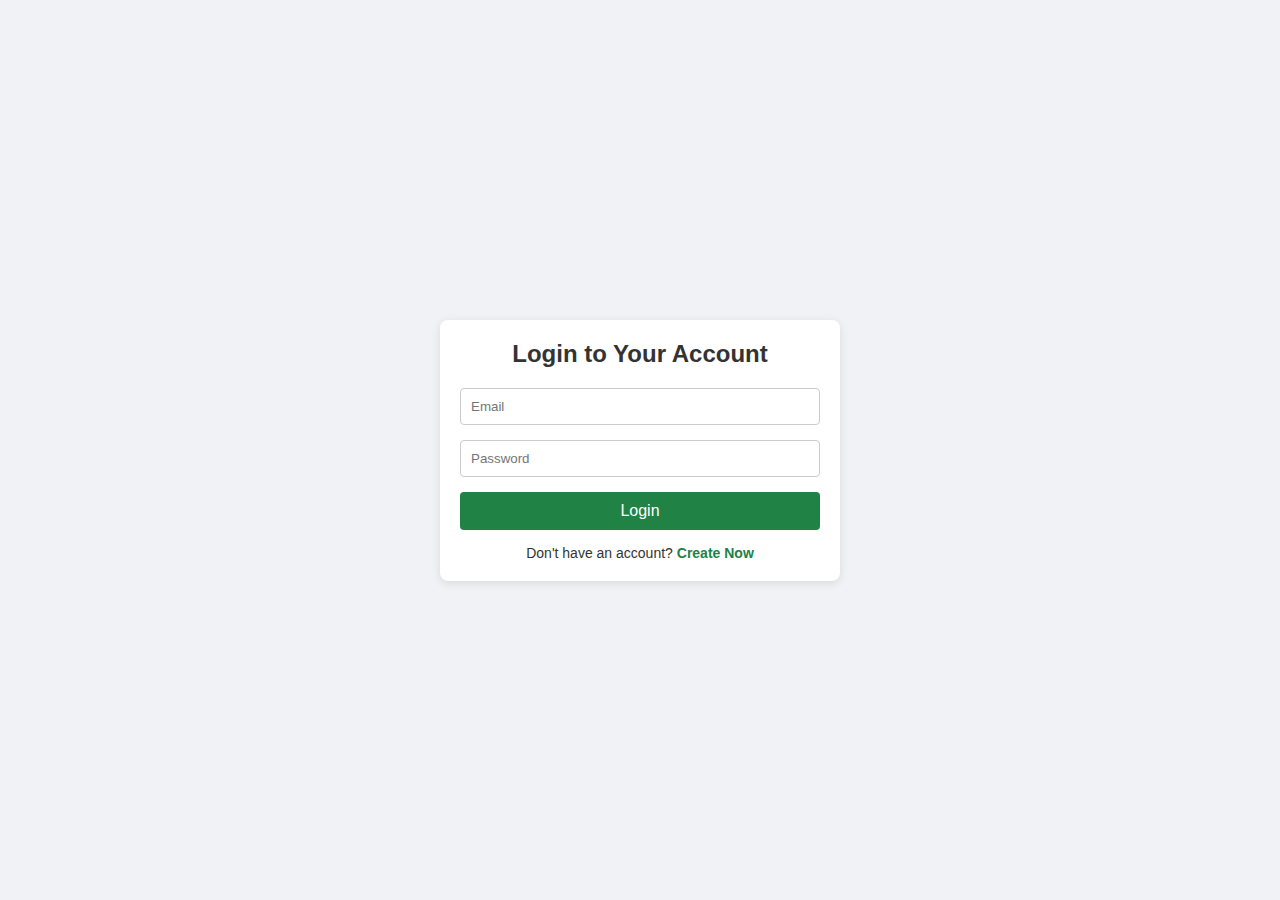
<file: login.html>
<!DOCTYPE html>
<html lang="en">
<head>
    <meta charset="UTF-8">
    <meta name="viewport" content="width=device-width, initial-scale=1.0">
    <title>Login - Bright Future</title>
    <style>
        * {
            margin: 0;
            padding: 0;
            box-sizing: border-box;
        }
        body {
            display: flex;
            justify-content: center;
            align-items: center;
            height: 100vh;
            background-color: #f0f2f5;
            font-family: Arial, sans-serif;
        }
        .login-container {
            background: white;
            padding: 20px;
            border-radius: 8px;
            box-shadow: 0 2px 10px rgba(0, 0, 0, 0.1);
            width: 100%;
            max-width: 400px;
            text-align: center;
        }
        h2 {
            margin-bottom: 20px;
            font-size: 24px;
            color: #333;
        }
        input[type="email"], input[type="password"] {
            width: 100%;
            padding: 10px;
            margin-bottom: 15px;
            border: 1px solid #ccc;
            border-radius: 4px;
        }
        button {
            width: 100%;
            padding: 10px;
            background-color: #208245;
            color: white;
            border: none;
            border-radius: 4px;
            cursor: pointer;
            font-size: 16px;
        }
        button:hover {
            background-color: #1a6e3a;
        }
        .message {
            margin-top: 10px;
            color: #ff0000;
            font-weight: bold;
        }
        .register-link {
            margin-top: 15px;
            font-size: 14px;
            color: #333;
        }
        .register-link a {
            color: #208245;
            font-weight: bold;
            text-decoration: none;
        }
        .register-link a:hover {
            text-decoration: underline;
        }
        @media (max-width: 600px) {
            .login-container {
                margin: 20px;
                padding: 15px;
            }
        }
    </style>
</head>
<body>
    <div class="login-container">
        <h2>Login to Your Account</h2>
        <form id="loginForm" action="login.php" method="post">
            <input type="email" name="email" placeholder="Email" required>
            <input type="password" name="password" placeholder="Password" required>
            <button type="submit">Login</button>
        </form>
        <div class="message" id="loginMessage"></div>
        <p class="register-link">Don't have an account? <a href="getStarted.html">Create Now</a></p>
    </div>

    <script>
        document.getElementById('loginForm').addEventListener('submit', function(event) {
            event.preventDefault();
            const formData = new FormData(this);
            fetch('login.php', {
                method: 'POST',
                body: formData
            })
            .then(response => response.text())
            .then(data => {
                document.getElementById('loginMessage').textContent = data;
                if (data === "Login successful!") {
                    window.location.href = "dashboard.php";
                }
            })
            .catch(error => console.error('Error:', error));
        });
    </script>
</body>
</html>
</file>
